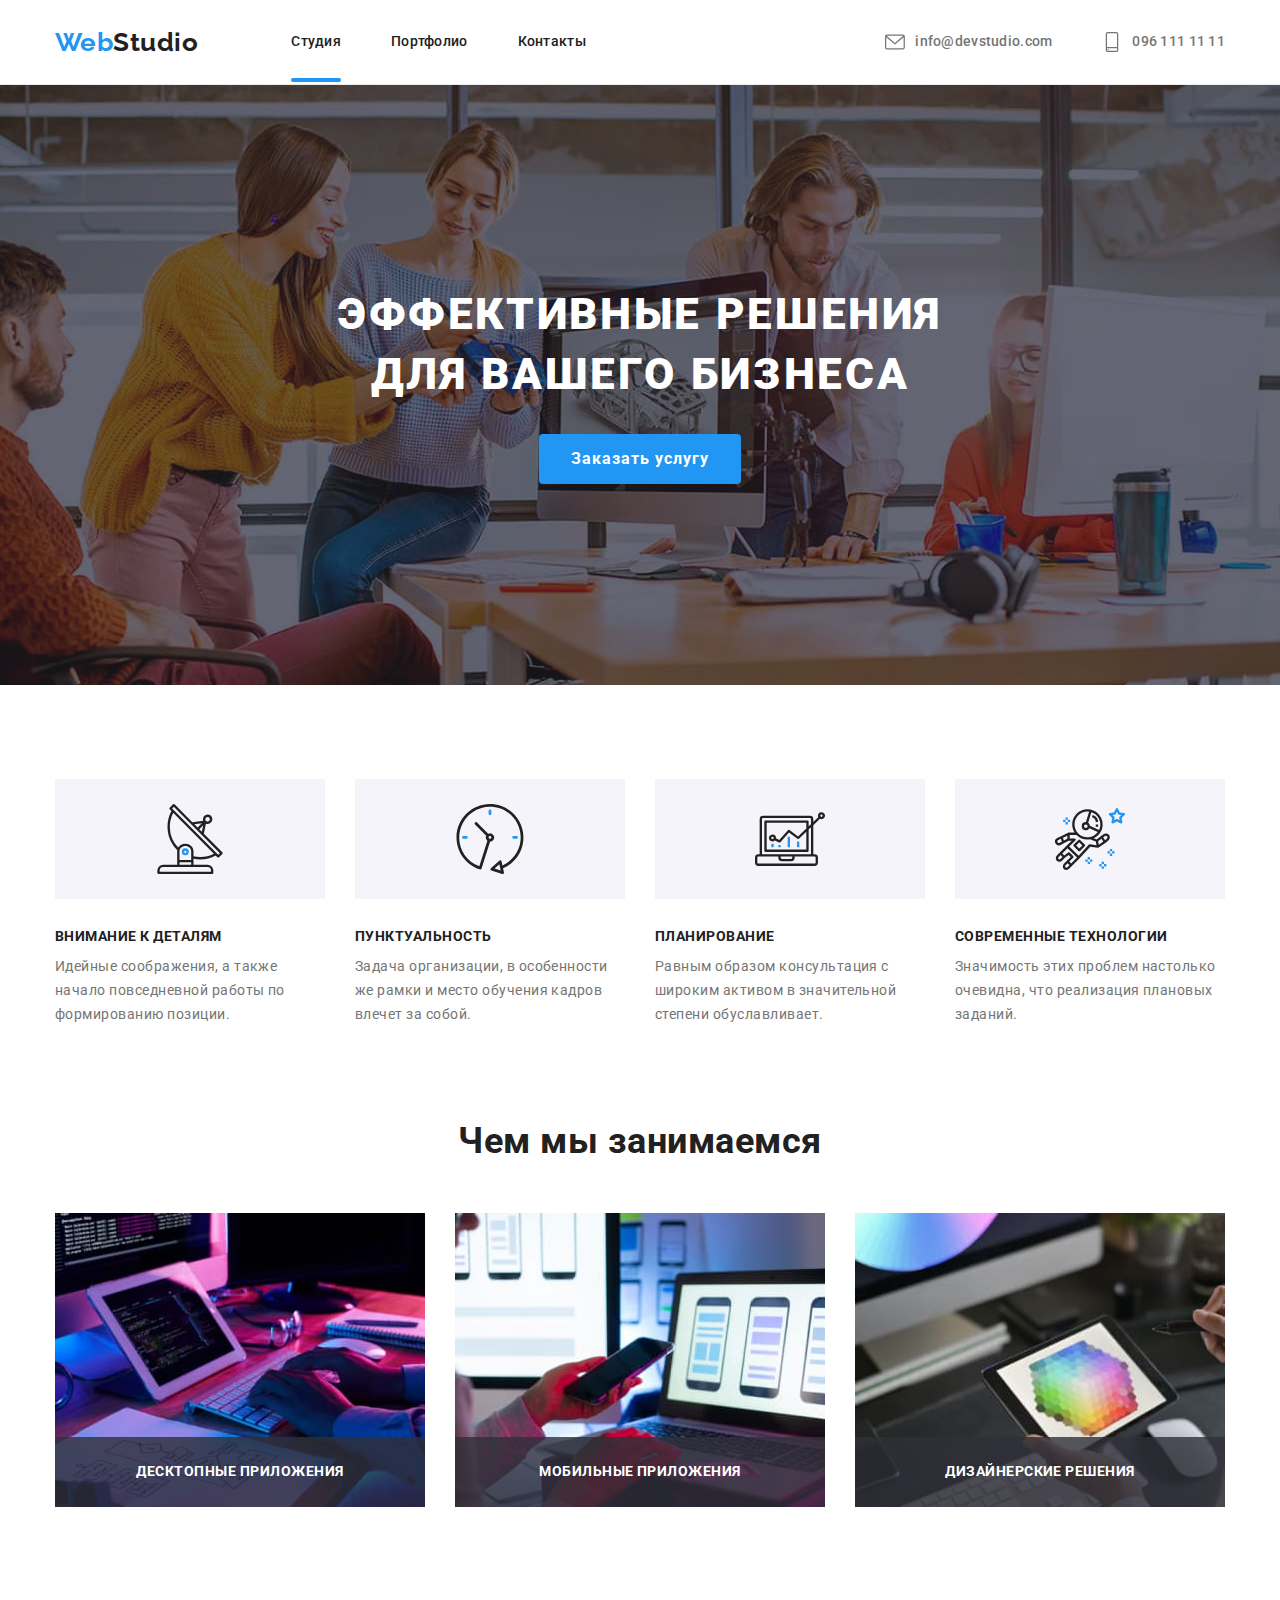
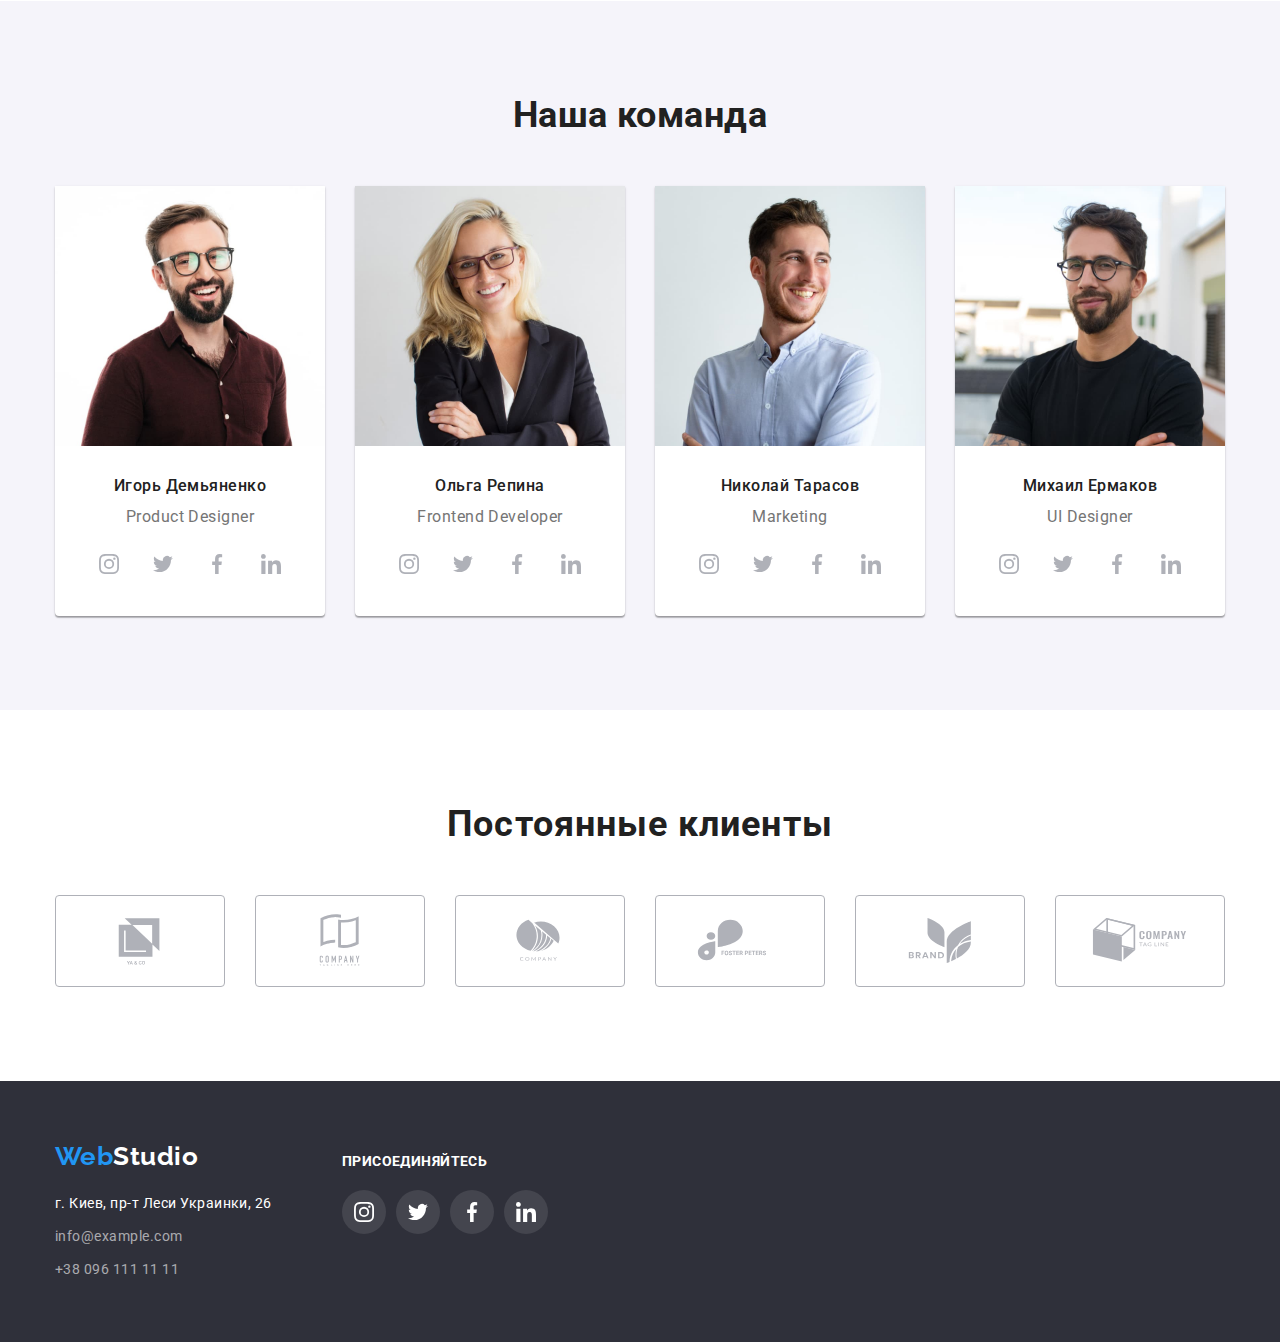
<file: index.html>
<!DOCTYPE html>
<html lang="ru">
    <head>
        <meta charset="UTF-8" />
        <meta name="viewport" content="width=device-width, initial-scale=1.0" />
        <title>Document</title>
        <link rel="preconnect" href="https://fonts.googleapis.com">
        <link rel="preconnect" href="https://fonts.gstatic.com" crossorigin>    
        <link href="https://fonts.googleapis.com/css2?family=Raleway:wght@700&family=Roboto:wght@400;500;700;900&display=swap" 
        rel="stylesheet">
        <link rel="stylesheet" href="https://cdnjs.cloudflare.com/ajax/libs/modern-normalize/1.1.0/modern-normalize.min.css">
        <link rel="stylesheet" href="./css/styles.css">
    </head>
    <body>
<!-- Шапка сайта -->
        <header class="page-header">
            <div class="container header-nav">
                <a href="./index.html" lang="en" class="header-logo">Web<span class="black">Studio</span></a>
                <ul class="site-nav list">
                    <li class="item"><a href="./index.html" class="link current-page">Студия</a></li>
                    <li class="item"><a href="./portfolio.html" class="link">Портфолио</a></li>
                    <li class="item"><a href="./ffff.html" class="link">Контакты</a></li>
                </ul>
                <nav class="contact">
                    <ul class="contact list">
                        <li class="item">
                            <a href="mailto:info@devstudio.com" lang="en" class="link">
                                <div class="envelope">
                                <svg class="icon-envelope">
                                    <use href="images/icons.svg#icon-envelope">        
                                    </use>
                                </svg>
                                info@devstudio.com
                                </div>
                            </a>
                        </li>
                        <li class="item">
                            <a href="tel:+380961111111" class="link">
                                <div class="smartphone">
                                <svg class="icon-smartphone">
                                    <use href="images/icons.svg#icon-smartphone">        
                                    </use>
                                </svg>
                                096 111 11 11 
                                </div>
                            </a>
                        </li>
                    </ul>
                </nav>
            </div>
        </header>
    <main>
        <!-- Герой -->
    <section class="hero">
        <div class="container">
            <h1 class="hero-title">Эффективные решения <br> для вашего бизнеса</h1>
            <button type="button" class="button hero-button" data-modal-open>Заказать услугу</button>
        </div>
    </section>
    <!--преимущества-->
    <section class="section benefits">
        <div class="container">
            <h2 class="visually-hidden">Преимущества</h2>
            <ul class="list benefits-list">
                <li class="item">
                    <div class="benefits-icon">
                        <svg  class="advertising">
                            <use href="images/icons.svg#icon-advertising-antenna">       
                            </use>
                        </svg>
                    </div>    
                    <h3 class="title">Внимание к деталям</h3>
                    <p class="text">Идейные соображения, а также начало повседневной работы
                    по формированию позиции.</p>
                </li>
                <li class="item">
                    <div class="benefits-icon">
                        <svg  class="advertising">
                            <use href="images/icons.svg#icon-advertising-clock">       
                            </use>
                        </svg>
                    </div> 
                    <h3 class="title">Пунктуальность</h3>
                    <p class="text">Задача организации, 
                    в особенности же рамки и место обучения кадров влечет за собой.</p>
                </li>
                <li class="item">
                    <div class="benefits-icon">
                        <svg  class="advertising">
                            <use href="images/icons.svg#icon-advertising-diagram">       
                            </use>
                        </svg>
                    </div> 
                    <h3 class="title">Планирование</h3>
                    <p class="text">Равным образом консультация 
                    с широким активом в значительной степени обуславливает.</p>
                </li>
                <li class="item">
                    <div class="benefits-icon">
                        <svg  class="advertising">
                            <use href="images/icons.svg#icon-advertising-astronaut">       
                            </use>
                        </svg>
                    </div> 
                    <h3 class="title">Современные технологии</h3>
                    <p class="text">Значимость этих проблем 
                    настолько очевидна, что реализация плановых заданий.</p>
                </li>
            </ul>
        </div>
    </section>
    <!--чем мы занимаемся-->
    <section class="section specialization">
        <div class="container">
            <h2 class="specialization-title">Чем мы занимаемся</h2>
            <ul class="list specialization-list">
                <li class="item">
                    <a href="" class="link">
                        <img src="./images/main/hand-keyboard.jpg" 
                        alt="ноутбут в руке" 
                        width="370">
                        <div class="specialization-explanation">
                            <p class="specialization-explanation-text">Десктопные приложения</p>
                        </div>
                    </a>
                </li>
                <li class="item">
                    <a href="" class="link">
                        <img src="./images/main/hand-telephone.jpg" 
                        alt="телефон в руке" 
                        width="370">
                        <div class="specialization-explanation">
                            <p class="specialization-explanation-text">Мобильные приложения</p>
                        </div>
                    </a>
                </li>
                <li class="item">
                    <a href="" class="link">
                        <img src="./images/main/hand-tab.jpg" 
                        alt="планшет в руке" 
                        width="370">
                        <div class="specialization-explanation">
                            <p class="specialization-explanation-text">Дизайнерские решения</p>
                        </div>
                    </a>
                </li>
            </ul>
        </div>
    </section>
    <!--Наша команда-->
    <section class="section team">
        <div class="container">
            <h2 class="team-title">Наша команда</h2>
            <ul class="list team-list">
                <li class="item">
                    <img src="./images/main/igor.jpg" 
                    alt="игорь" 
                    width="270">
                    <div class="team-border">
                        <h3>Игорь Демьяненко</h3>
                        <p lang="en">Product Designer</p>
                    </div>
                    <ul class="list team-social">
                        <li class="item">
                            <a href="" class="link">
                                <svg class="team-icon">
                                    <use href="images/icons.svg#icon-instagram">
                                    </use>
                                </svg>
                            </a>
                        </li>
                        <li class="item">
                            <a href="" class="link">
                                <svg class="team-icon">
                                    <use href="images/icons.svg#icon-twitter">
                                    </use>
                                </svg>
                            </a>
                        </li>
                        <li class="item">
                            <a href="" class="link">
                                <svg class="team-icon">
                                    <use href="images/icons.svg#icon-facebook">
                                    </use>
                                </svg>
                            </a>
                        </li>
                        <li class="item">
                            <a href="" class="link">
                                <svg class="team-icon">
                                    <use href="images/icons.svg#icon-linkedin">
                                    </use>
                                </svg>
                            </a>
                        </li>
                    </ul> 
                </li>
                <li class="item">
                    <img src="./images/main/olga.jpg" 
                    alt="ольга" 
                    width="270">
                    <div class="team-border">
                        <h3>Ольга Репина</h3>
                        <p lang="en">Frontend Developer</p>
                    </div>
                    <ul class="list team-social">
                        <li class="item">
                            <a href="" class="link">
                                <svg class="team-icon">
                                    <use href="images/icons.svg#icon-instagram">
                                    </use>
                                </svg>
                            </a>
                        </li>
                        <li class="item">
                            <a href="" class="link">
                                <svg class="team-icon">
                                    <use href="images/icons.svg#icon-twitter">
                                    </use>
                                </svg>
                            </a>
                        </li>
                        <li class="item">
                            <a href="" class="link">
                                <svg class="team-icon">
                                    <use href="images/icons.svg#icon-facebook">
                                    </use>
                                </svg>
                            </a>
                        </li>
                        <li class="item">
                            <a href="" class="link">
                                <svg class="team-icon">
                                    <use href="images/icons.svg#icon-linkedin">
                                    </use>
                                </svg>
                            </a>
                        </li>
                    </ul> 
                </li>
                <li class="item">
                    <img src="./images/main/koly.jpg" 
                    alt="коля" 
                    width="270">
                    <div class="team-border">
                        <h3>Николай Тарасов</h3>
                        <p lang="en">Marketing</p>
                    </div>
                    <ul class="list team-social">
                        <li class="item">
                            <a href="" class="link">
                                <svg class="team-icon">
                                    <use href="images/icons.svg#icon-instagram">
                                    </use>
                                </svg>
                            </a>
                        </li>
                        <li class="item">
                            <a href="" class="link">
                                <svg class="team-icon">
                                    <use href="images/icons.svg#icon-twitter">
                                    </use>
                                </svg>
                            </a>
                        </li>
                        <li class="item">
                            <a href="" class="link">
                                <svg class="team-icon">
                                    <use href="images/icons.svg#icon-facebook">
                                    </use>
                                </svg>
                            </a>
                        </li>
                        <li class="item">
                            <a href="" class="link">
                                <svg class="team-icon">
                                    <use href="images/icons.svg#icon-linkedin">
                                    </use>
                                </svg>
                            </a>
                        </li>
                    </ul> 
                </li>
                <li class="item">
                    <img src="./images/main/misha.jpg" 
                    alt="миша" 
                    width="270">
                    <div class="team-border">
                        <h3>Михаил Ермаков</h3>
                        <p lang="en">UI Designer</p>
                    </div>
                    <ul class="list team-social">
                        <li class="item">
                            <a href="" class="link">
                                <svg class="team-icon">
                                    <use href="images/icons.svg#icon-instagram">
                                    </use>
                                </svg>
                            </a>
                        </li>
                        <li class="item">
                            <a href="" class="link">
                                <svg class="team-icon">
                                    <use href="images/icons.svg#icon-twitter">
                                    </use>
                                </svg>
                            </a>
                        </li>
                        <li class="item">
                            <a href="" class="link">
                                <svg class="team-icon">
                                    <use href="images/icons.svg#icon-facebook">
                                    </use>
                                </svg>
                            </a>
                        </li>
                        <li class="item">
                            <a href="" class="link">
                                <svg class="team-icon">
                                    <use href="images/icons.svg#icon-linkedin">
                                    </use>
                                </svg>
                            </a>
                        </li>
                    </ul> 
                </li>
            </ul>
        </div>
    </section>
    <!--Постоянные клиенты-->
    <section class="section customers">
        <div class="container">
            <h2 class="customers-title">Постоянные клиенты</h2>
            <ul class="list customers-list">
                <li class="item">
                    <a href="" class="link">
                        <svg class="cliet-icon">
                            <use href="images/icons.svg#icon-client-1">      
                            </use>
                        </svg>
                    </a>
                </li>
                <li class="item">
                    <a href="" class="link">
                        <svg class="cliet-icon">
                            <use href="images/icons.svg#icon-client-2">      
                            </use>
                        </svg>
                    </a>
                </li>
                <li class="item">
                    <a href="" class="link">
                        <svg class="cliet-icon">
                            <use href="images/icons.svg#icon-client-3">      
                            </use>
                        </svg>
                    </a>
                </li>
                <li class="item">
                    <a href="" class="link">
                        <svg class="cliet-icon">
                            <use href="images/icons.svg#icon-client-6">      
                            </use>
                        </svg>
                    </a>
                </li>
                <li class="item">
                    <a href="" class="link">
                        <svg class="cliet-icon">
                            <use href="images/icons.svg#icon-client-4">      
                            </use>
                        </svg>
                    </a>
                </li>
                <li class="item">
                    <a href="" class="link">
                        <svg class="cliet-icon">
                            <use href="images/icons.svg#icon-client-5">      
                            </use>
                        </svg>
                    </a>
                </li>
            </ul>
        </div>
    </section>
    </main>
    <!--модальное окно-->
        <div class="backdrop is-hidden" data-modal>
            <div class="modal">
                <button type="button" class="button-modal" data-modal-close>
                    <svg class="icon-close-black">
                        <use href="images/icons.svg#close-black">
                        </use>
                    </svg>
                </button>
            </div>
        </div>
        <script src="./js/modal.js">
        </script>
    </body>
    <!--Футер-->
    <footer class="footer">
        <div class="container">
            <div class="footer-adress">
                <a href="" lang="en" class="footer-logo">Web<span class="white">Studio</span></a>
                <address class="footer-adress">
                    <ul class="list footer-list">
                        <li class="item"><a href="" class="map"> г. Киев, пр-т Леси Украинки, 26 </a></li>
                        <li class="item"><a href="mailto:info@example.com" lang="en" class="nav">info@example.com</a></li>
                        <li class="item"><a href="tel:+380961111111" class="nav">+38 096 111 11 11</a></li>
                    </ul>
                </address>
            </div>
            <div class="footer-join">
                <h2 class="join-title">присоединяйтесь</h2>
                <ul class="list join-list">
                    <li class="item">
                        <a href="" class="link">
                           <svg class="join-social">
                               <use href="images/icons.svg#icon-instagram">
                               </use>
                           </svg>         
                        </a>
                    </li>
                    <li class="item">
                        <a href="" class="link">
                           <svg class="join-social">
                               <use href="images/icons.svg#icon-twitter">
                               </use>
                           </svg>         
                        </a>
                    </li>
                    <li class="item">
                        <a href="" class="link">
                           <svg class="join-social">
                               <use href="images/icons.svg#icon-facebook">
                               </use>
                           </svg>         
                        </a>
                    </li>
                    <li class="item">
                        <a href="" class="link">
                           <svg class="join-social">
                               <use href="images/icons.svg#icon-linkedin">
                               </use>
                           </svg>         
                        </a>
                    </li>
                </ul>
            </div> 
        </div> 
    </footer>
</html>
</file>
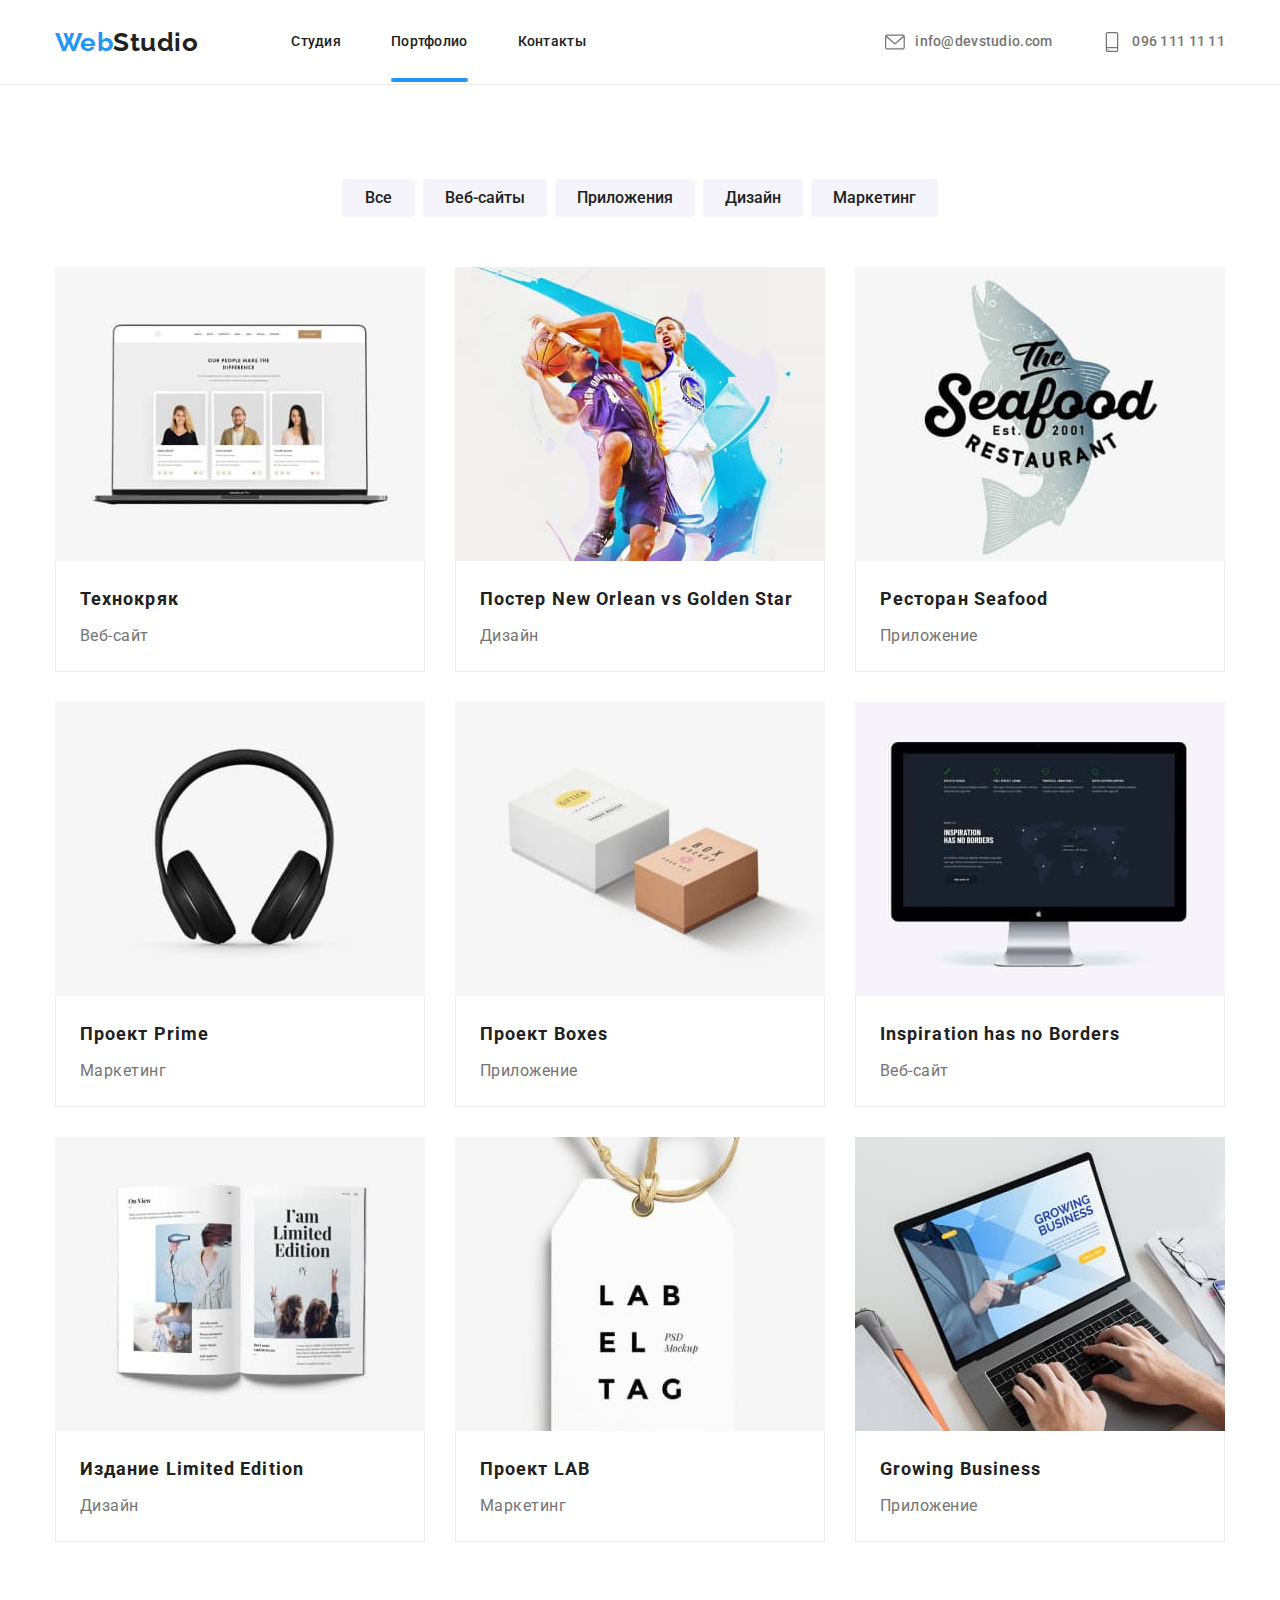
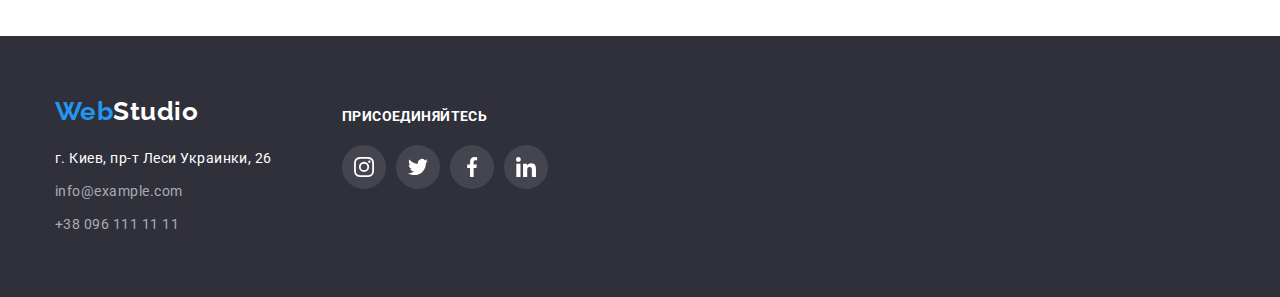
<file: portfolio.html>
<!DOCTYPE html>
<html lang="ru">
    <head>
        <meta charset="UTF-8" />
        <meta name="viewport" content="width=device-width, initial-scale=1.0" />
        <title>Document</title>
        <link rel="preconnect" href="https://fonts.googleapis.com">
        <link rel="preconnect" href="https://fonts.gstatic.com" crossorigin>
        <link href="https://fonts.googleapis.com/css2?family=Raleway:wght@700&family=Roboto:wght@400;500;700;900&display=swap" 
        rel="stylesheet">
        <link rel="stylesheet" href="https://cdnjs.cloudflare.com/ajax/libs/modern-normalize/1.1.0/modern-normalize.min.css">
        <link rel="stylesheet" href="./css/styles.css">
    </head>  
    <body>
<!-- Шапка сайта -->
<header class="page-header">
    <div class="container header-nav">
        <a href="./index.html" lang="en" class="header-logo">Web<span class="black">Studio</span></a>
        <ul class="site-nav list">
            <li class="item"><a href="./index.html" class="link">Студия</a></li>
            <li class="item"><a href="./portfolio.html" class="link current-page">Портфолио</a></li>
            <li class="item"><a href="" class="link">Контакты</a></li>
        </ul>
        <nav class="contact">
            <ul class="contact list">
                <li class="item">
                    <a href="mailto:info@devstudio.com" lang="en" class="link">
                        <div class="envelope">
                        <svg class="icon-envelope">
                            <use href="images/icons.svg#icon-envelope">        
                            </use>
                        </svg>
                        info@devstudio.com
                        </div>
                    </a>
                </li>
                <li class="item">
                    <a href="tel:+380961111111" class="link">
                        <div class="smartphone">
                        <svg class="icon-smartphone">
                            <use href="images/icons.svg#icon-smartphone">        
                            </use>
                        </svg>
                        <span class="text">096 111 11 11</span> 
                        </div>
                    </a>
                </li>
            </ul>
        </nav>
    </div>
</header>
    <main>
        <!--Портфолио-->
        <section class="section portfolio">
            <div class="container">
                <h1 class="visually-hidden">Наше портфолио</h1>
                <ul class="list portfolio-nav">
                    <li class="item"><button type="button" class="button button-portfolio">Все</button></li>
                    <li class="item"><button type="button" class="button button-portfolio">Веб-сайты</button></li>
                    <li class="item"><button type="button" class="button button-portfolio">Приложения</button></li>
                    <li class="item"><button type="button" class="button button-portfolio">Дизайн</button></li>
                    <li class="item"><button type="button" class="button button-portfolio">Маркетинг</button></li>
                </ul>
                <ul class="list content-list">
                    <li class="item">
                        <a href="" class="link">
                            <div class="explanation">
                                <img src="./images/portfolio/img-1.jpg" 
                                alt="ноутбук с веб-страницей" 
                                width="370" 
                                height="294">
                                <p class="explanation-text">Технокряк это современная площадка распространения коронавируса. 
                                Компании используют эту платформу для цифрового шпионажа и атак на защищённые
                                сервера конкурентов.
                                </p>
                            </div>
                            <div class="portfolio-border">
                                <h3>Технокряк</h3>
                                <p class="content-list-text">Веб-сайт</p>
                            </div>
                        </a>
                    </li>
                    <li class="item">
                        <a href="" class="link">
                            <div class="explanation">
                                <img src="./images/portfolio/img-2.jpg" 
                                alt="баскетболисты" 
                                width="370" 
                                height="294">
                                <p class="explanation-text">Технокряк это современная площадка распространения коронавируса. 
                                    Компании используют эту платформу для цифрового шпионажа и атак на защищённые
                                    сервера конкурентов.
                                </p>
                            </div>
                            <div class="portfolio-border">
                                <h3>Постер <span lang="en">New Orlean vs Golden Star</span></h3>
                                <p class="content-list-text">Дизайн</p>
                            </div>
                        </a>
                    </li>
                    <li class="item">
                        <a href="" class="link">
                            <div class="explanation">
                                <img src="./images/portfolio/img-3.jpg" 
                                alt="логотип ресторана" 
                                width="370" 
                                height="294">
                                <p class="explanation-text">Технокряк это современная площадка распространения коронавируса. 
                                    Компании используют эту платформу для цифрового шпионажа и атак на защищённые
                                    сервера конкурентов.
                                </p>
                            </div>
                            <div class="portfolio-border">
                                <h3>Ресторан <span lang="en">Seafood</span></h3>
                                <p class="content-list-text">Приложение</p>
                            </div>
                        </a>
                    </li>
                    <li class="item">
                        <a href="" class="link">
                            <div class="explanation">
                                <img src="./images/portfolio/img-4.jpg" 
                                alt="наушники" 
                                width="370" 
                                height="294">
                                <p class="explanation-text">Технокряк это современная площадка распространения коронавируса. 
                                    Компании используют эту платформу для цифрового шпионажа и атак на защищённые
                                    сервера конкурентов.
                                </p>
                            </div>
                            <div class="portfolio-border">
                                <h3>Проект <span lang="en">Prime</span></h3>
                                <p class="content-list-text">Маркетинг</p>
                            </div>
                        </a>
                    </li>
                    <li class="item">
                        <a href="" class="link">
                            <div class="explanation">
                                <img src="./images/portfolio/img-5.jpg" 
                                alt="две коробки" 
                                width="370" 
                                height="294">
                                <p class="explanation-text">Технокряк это современная площадка распространения коронавируса. 
                                    Компании используют эту платформу для цифрового шпионажа и атак на защищённые
                                    сервера конкурентов.
                                </p>
                            </div>
                            <div class="portfolio-border">
                                <h3>Проект <span lang="en">Boxes</span></h3>
                                <p class="content-list-text">Приложение</p>
                            </div>
                        </a>
                    </li>
                    <li class="item">
                        <a href="" class="link">
                            <div class="explanation">
                                <img src="./images/portfolio/img-6.jpg" 
                                alt="монитор" 
                                width="370" 
                                height="294">
                                <p class="explanation-text">Технокряк это современная площадка распространения коронавируса. 
                                    Компании используют эту платформу для цифрового шпионажа и атак на защищённые
                                    сервера конкурентов.
                                </p>
                            </div>
                            <div class="portfolio-border">
                                <h3><span lang="en">Inspiration has no Borders</span></h3>
                                <p class="content-list-text">Веб-сайт</p>
                            </div>
                        </a>
                    </li>
                    <li class="item">
                        <a href="" class="link">
                            <div class="explanation">
                                <img src="./images/portfolio/img-7.jpg" 
                                alt="развернутая книга" 
                                width="370" 
                                height="294">
                                <p class="explanation-text">Технокряк это современная площадка распространения коронавируса. 
                                    Компании используют эту платформу для цифрового шпионажа и атак на защищённые
                                    сервера конкурентов.
                                </p>
                            </div>
                            <div class="portfolio-border">
                                <h3>Издание <span lang="en">Limited Edition</span></h3>
                                <p class="content-list-text">Дизайн</p>
                            </div>
                        </a>
                    </li>
                    <li class="item">
                        <a href="" class="link">
                            <div class="explanation">
                                <img src="./images/portfolio/img-8.jpg" 
                                alt="лейбл" 
                                width="370" 
                                height="294">
                                <p class="explanation-text">Технокряк это современная площадка распространения коронавируса. 
                                    Компании используют эту платформу для цифрового шпионажа и атак на защищённые
                                    сервера конкурентов.
                                </p>
                            </div>
                            <div class="portfolio-border">
                                <h3>Проект <span lang="en">LAB</span></h3>
                                <p class="content-list-text">Маркетинг</p>
                            </div>
                        </a>
                    </li>
                    <li class="item">
                        <a href="" class="link">
                            <div class="explanation">
                                <img src="./images/portfolio/img-9.jpg" 
                                alt="человек печатает на ноутбуке" 
                                width="370" 
                                height="294">
                                <p class="explanation-text">Технокряк это современная площадка распространения коронавируса. 
                                    Компании используют эту платформу для цифрового шпионажа и атак на защищённые
                                    сервера конкурентов.
                                </p>
                            </div>
                            <div class="portfolio-border">
                                <h3><span lang="en">Growing Business</span></h3>
                                <p class="content-list-text">Приложение</p>
                            </div>
                        </a>
                    </li>
                </ul>
            </div>
        </section>
    </main>
    </body>
    <!--Футер-->
    <footer class="footer">
        <div class="container">
            <div class="footer-adress">
                <a href="" lang="en" class="footer-logo">Web<span class="white">Studio</span></a>
                <address class="footer-adress">
                    <ul class="list footer-list">
                        <li class="item"><a href="" class="map"> г. Киев, пр-т Леси Украинки, 26 </a></li>
                        <li class="item"><a href="mailto:info@example.com" lang="en" class="nav">info@example.com</a></li>
                        <li class="item"><a href="tel:+380961111111" class="nav">+38 096 111 11 11</a></li>
                    </ul>
                </address>
            </div>
            <div class="footer-join">
                <h2 class="join-title">присоединяйтесь</h2>
                <ul class="list join-list">
                    <li class="item">
                        <a href="" class="link">
                           <svg class="join-social">
                               <use href="images/icons.svg#icon-instagram">
                               </use>
                           </svg>         
                        </a>
                    </li>
                    <li class="item">
                        <a href="" class="link">
                           <svg class="join-social">
                               <use href="images/icons.svg#icon-twitter">
                               </use>
                           </svg>         
                        </a>
                    </li>
                    <li class="item">
                        <a href="" class="link">
                           <svg class="join-social">
                               <use href="images/icons.svg#icon-facebook">
                               </use>
                           </svg>         
                        </a>
                    </li>
                    <li class="item">
                        <a href="" class="link">
                           <svg class="join-social">
                               <use href="images/icons.svg#icon-linkedin">
                               </use>
                           </svg>         
                        </a>
                    </li>
                </ul>
            </div> 
        </div> 
    </footer>
</html>
</file>
<file: css/styles.css>
:root {
  --primary-text-color: #212121;
  --secondary-text-color: #757575;
  --logo-color: #2196f3;
  --header-background-color: #ffffff;
  --benefits-background-color: #ffffff;
  --team-background-color: #f5f4fa;
  --footer-background-color: #2f303a;
  --accent-color: #2196f3;
  --footer-nav-color: rgba(255, 255, 255, 0.6);
  --button-color:#ffffff;
  --button-background-color:#2196F3;
  /*страница портфолио*/
  --button-back-portfolio-first:#F5F4FA;
  --button-col-portfolio-first:#212121;
  --button-back-portfolio-second:#2196F3;
  --button-col-portfolio-second:#ffffff;
  /*анимация*/
  --transition-duration: 250ms;
  --transition-timing-function: cubic-bezier(0.4, 0, 0.2, 1);

}


/*сбросить точки в списках*/
.list {
    padding: 0;
    margin: 0;
    list-style: none;
}



body {
    font-family: roboto, raleway sans-serif;
    letter-spacing: 0.03em;
    
    color: var(--primary-text-color);
    background-color: var(--benefits-background-color);
    
}

h2{
    font-weight: 700;
    font-size: 36px;
    line-height: 1.16;
    text-align: center;
}

img{

    display: block;
    height: auto;
    max-width: 100%;
}

svg{
    fill: currentColor;
}

.icon{
    fill: currentColor;
}

.visually-hidden {
    position: absolute;
    white-space: nowrap;
    width: 1px;
    height: 1px;
    overflow: hidden;
    border: 0;
    padding: 0;
    clip: rect(0 0 0 0);
    clip-path: inset(50%);
    margin: -1px;
  }

  .container {
    width: 1200px;
    padding-left: 15px;
    padding-right: 15px;
    margin-left: auto;
    margin-right: auto;
  }


  /*ХЕДЕР*/


.page-header{
    border-bottom: 1px solid #ECECEC;
    background-color: var(--header-background-color);
}

.header-nav{
    display: flex;
    align-items: center;
}

.header-logo {

    margin-right: 93px;

    font-family: Raleway;
    font-weight: 700;
    font-size: 26px;
    line-height: 1.19;

    color: var(--logo-color);
    text-decoration: none;
}

.black{
    color: #212121;
}

.white{
    color: #ffffff;
}

.site-nav{
    display: flex;
}

.site-nav .item{
    position: relative;

    display: flex;
}

.site-nav .item:not(:last-child){
    margin-right: 50px;
}

.site-nav .link{

    display: block;
    padding-top: 32px;
    padding-bottom: 32px;

    font-weight: 500;
    font-size: 14px;
    line-height: 1.14;
    letter-spacing: 0.02em;

    color: var(--primary-text-color);
    text-decoration: none;

    transition-property: color;
    transition-duration: var(--transition-duration); 
    transition-timing-function: var(--transition-timing-function);
}

.site-nav .link:hover,
.site-nav .link:focus{

    color: var( --accent-color);
    text-decoration: none;

}

.current-page::after{
    position: absolute;

    content: '';
    display: block;
    height: 4px;
    width: 100%;
    bottom: 0;

    background-color: var(--accent-color);
    border-radius: 2px;
}

.contact{
    display: flex;
    margin-left: auto;
}

.contact .item:not(:last-child){
    margin-right: 50px;
}

.contact .link{

    display: block;
    padding-top: 32px;
    padding-bottom: 32px;

    font-weight: 500;
    font-size: 14px;
    line-height: 1.14;
    letter-spacing: 0.02em;

    color: var(--secondary-text-color);
    text-decoration: none;

    transition-property: color;
    transition-duration: var(--transition-duration); 
    transition-timing-function: var(--transition-timing-function);
}

.contact .link:hover,
.contact .link:focus{

    color: var(--accent-color);
    text-decoration: none;
}

.contact .link .icon-envelope{
    transition-property: fill;
    transition-duration: var(--transition-duration); 
    transition-timing-function: var(--transition-timing-function);
}

.contact .link:hover .icon-envelope,
.contact .link:focus .icon-envelope{

    fill: var(--accent-color);
}



.envelope{
    display: flex;
    align-items: center;
}

.icon-envelope{
    height: 20px;
    width: 20px;
    margin-right: 10px;
    object-position: initial;
}

.smartphone{
    display: flex;
    align-items: center;
}

.icon-smartphone{
    height: 20px;
    width: 20px;
    margin-right: 10px;
    object-position: initial;
}


.contact .link:hover .icon-smartphone,
.contact .link:focus .icon-smartphone{
    fill: var(--accent-color);
}






/*Герой*/

.hero{
    height: 600px;
    max-width: 1600px;
    margin-left: auto;
    margin-right: auto;
    padding-top: 200px;
    padding-bottom: 200px;

    text-align: center;
    
    background-color: #2F303A;
    background-image: linear-gradient(to right,
    rgba(47, 48, 58, 0.4),
    rgba(47, 48, 58, 0.4)
    ),
    url(../images/main/hero.jpg);
    background-size: auto;
    background-position: center;
    background-repeat: no-repeat;
}

.hero-title{
    margin-top: 0;
    margin-bottom: 30;

    font-weight: 900;
    font-size: 44px;
    line-height: 1.36;

    letter-spacing: 0.06em;
    text-transform: uppercase;

    color:#FFFFFF;
}

.button{
    display: inline-block;
    min-width: 73px;
    border: 0px solid transparent;

    font-family: roboto, sans-serif;
    cursor: pointer;
    border-radius: 4px;

    text-align: center;
}

.hero-button{
    padding: 10px 32px;

    font-weight: 700;
    font-size: 16px;
    line-height: 1.88;
    letter-spacing: 0.06em;

    color: var(--button-color);
    background-color: var(--button-background-color);
}


/*чем мы занимаемся 1*/


.section{
    padding-top: 94px;
    padding-bottom: 94px;
}

.benefits{
}

.benefits-list{
    display: flex;
    flex-wrap: wrap;
}

.benefits-list .item{
    width: 270px;
    margin-right: 30px;
}

.benefits-list .item:last-child{
    margin-right: 0;
}

.benefits-icon{
    display: flex;
    justify-content: center;
    align-items: center;

    height: 120px;
    width: 270px;
    background-color: #F5F4FA;
}

.advertising{
    height: 70px;
    width: 70px;

    background-position: center;
}

.benefits-list .title{
    margin-top: 30px;
    margin-bottom: 10px;

    font-weight: 700;
    font-size: 14px;
    line-height: 1.14;
    text-transform: uppercase;
}

.benefits-list .text{
    margin-top: 0;
    margin-bottom: 0;

    font-size: 14px;
    line-height: 1.71;
    color: var(--secondary-text-color);
}


/*чем мы занимаемся 2*/


.specialization{
    padding-top: 0;
}


.specialization-title{
    margin-top: 0;
    margin-bottom: 50px;
}

.specialization-list{
    display: flex;
    position: relative;
}

.specialization-list .item{
    margin-right: 30px;
}

.specialization-list .item:last-child{
    margin-right: 0;
}

.specialization-explanation{
    position: absolute;

    display: flex;
    justify-content: center;
    align-items: center;

    height: 70px;
    width: 370px;
    bottom: 0;

    background-color: rgba(47, 48, 58, 0.8);
}

.specialization-explanation-text{
    margin:0;

    font-weight: 700;
    font-size: 14px;
    line-height: 1.14;
    text-align: center;
    text-transform: uppercase;

    color: #FFFFFF;
}


/*наша команда*/


.team{

    background-color: var(--team-background-color);
}

.team-title{
    margin-top: 0;
    margin-bottom: 50px;
}

.team-list{
    display: flex;

    text-align: center; 
}

.team-list .item{
    width: calc((100%-90px)/4);
    margin-right: 30px;
    
    box-shadow: 0px 1px 3px rgba(0, 0, 0, 0.12), 0px 1px 1px rgba(0, 0, 0, 0.14), 0px 2px 1px rgba(0, 0, 0, 0.2);
    border-radius: 0px 0px 4px 4px;

    background-color: #FFFFFF;
}

.team-list .item:last-child{
    margin-right: 0;
}

.team-border{
    padding-top: 30px;
    padding-bottom: 16px;
}

.team-list .item h3{
    margin-top: 0;
    margin-bottom: 10px;

    font-weight: 500;
    font-size: 16px;
    line-height: 1.27;

    text-align: center;
}

.team-list .item p{
    margin-top: 0;
    margin-bottom: 0;

    font-size: 16px;
    line-height: 1.19;

    text-align: center;

    color: var(--secondary-text-color);
}


.team-social{
    display: inline-flex;
    margin-bottom: 30px;
    margin-left: auto;
    margin-right: auto;
    
}

.team-social .item{
    
    border-radius: 50%;

    box-shadow: none;
}

.team-social .item:not(:last-child){
    margin-right: 10px;
}

.team-social .link{
    display: flex;
    justify-content: center;
    align-items: center;

    height: 44px;
    width: 44px;

    border-radius: 50%;

    cursor: pointer;

    transition-property: background-color;
    transition-duration: var(--transition-duration); 
    transition-timing-function: var(--transition-timing-function);
}

.team-social .link:hover,
.team-social .link:focus{
    background-color: var(--accent-color);
}

.team-social .link .team-icon{
    transition-property: fill;
    transition-duration: var(--transition-duration); 
    transition-timing-function: var(--transition-timing-function);
}

.team-social .link:hover .team-icon,
.team-social .link:focus .team-icon{
    fill: #ffffff;
}

.team-icon{
    height: 20px;
    width: 20px;
    fill: #AFB1B8;
}


/*Постоянные клиенты*/


.customers-title{
    margin-top: 0;
    margin-bottom: 50px;

    letter-spacing: 0.03em;
}

.customers-list{
    display: flex;
}

.customers-list .item{
    margin-right: 30px;
    border-radius: 4px;
}

.customers-list .item:last-child{
    margin-right: 0;
}

.customers-list .link{

    display: flex;
    justify-content: center;
    align-items: center;
    
    height: 92px;
    width: 170px;

    border: 1px solid #AFB1B8;
    box-sizing: border-box;
    border-radius: 4px;

    transition-property: border-color;
    transition-duration: var(--transition-duration); 
    transition-timing-function: var(--transition-timing-function);
}

.customers-list .link:hover,
.customers-list .link:focus{

    border-color: var(--accent-color);
}

.customers-list .link:hover .cliet-icon,
.customers-list .link:focus .cliet-icon{
    
    fill:var(--accent-color)
}

.cliet-icon{

    height: 60px;
    width: 106px;

    fill: #AFB1B8;

    transition-property: fill;
    transition-duration: var(--transition-duration); 
    transition-timing-function: var(--transition-timing-function);
}


/*ФУТЕР*/


.footer{
    padding-top: 60px;
    padding-bottom: 60px;

    background-color: var(--footer-background-color);
}

.footer .container{
    display: flex;
}

.footer-logo {
    display: block;
    margin-top: 0;
    margin-bottom: 20px;

    font-family: Raleway;
    font-weight: 700;
    font-size: 26px;
    line-height: 1.19;

    color: var(--logo-color);
    text-decoration: none;
}

.footer-adress{
    display: inline-block;
    font-size: 14px;
    line-height: 1.71;
    font-style: normal;
}

.footer-list .item:not(:last-child){
    margin-bottom: 9px;
}

.footer-adress .map{
    margin-top: 0;

    color: #FFFFFF;
    text-decoration: none;
    
    transition-property: color;
    transition-duration: var(--transition-duration); 
    transition-timing-function: var(--transition-timing-function);
}

.footer-adress .nav{
    color:var(--footer-nav-color);
    text-decoration: none;

    transition-property: color;
    transition-duration: var(--transition-duration); 
    transition-timing-function: var(--transition-timing-function);
}

.footer-list .map:hover,
.footer-list .map:focus{
    color: var(--accent-color);
    text-decoration: none;
}

.footer-list .nav:focus,
.footer-list .nav:hover{
    color: var(--accent-color);
    text-decoration: none;
}

.footer-join{
    display: inline-block;

    margin-left: 70px;
    padding-top: 12px;

}

.join-title{
    margin-top: 0;
    margin-bottom: 20px;

    font-size: 14px;
    line-height: 1,14;
    letter-spacing: 0.03em;
    text-transform: uppercase;
    text-align: left;

    color: #FFFFFF;
}

.join-list{
    display: flex;
    margin-top: 0;
    margin-bottom: 0;
    
}

.join-list .item{
    height: 44px;
    width: 44px;
    border-radius: 50%;

    background-color: rgba(255, 255, 255, 0.1);
}


.join-list .item:not(:last-child){
    margin-right: 10px;
}

.join-list .link{
    display: flex;
    justify-content: center;
    align-items: center;

    height: 44px;
    width: 44px;
    border-radius: 50%;

    cursor: pointer;

    transition-property: background-color;
    transition-duration: var(--transition-duration); 
    transition-timing-function: var(--transition-timing-function);
}

.join-list .link:focus,
.join-list .link:hover{
    background-color: var(--accent-color);
}

.join-social{
    height: 20px;
    width: 20px;
    fill: #ffffff;
}


/*модальное окно*/


.backdrop{
    position: fixed;
    opacity: 1;

    top: 0;
    left: 0;

    height: 100%;
    width: 100%;

    background-color: rgba(0, 0, 0, 0.2);

    transition: opacity 
    var(--transition-duration)
    var(--transition-timing-function);
}

.backdrop.is-hidden{
    opacity: 0;
    pointer-events: none;
}

.backdrop.is-hidden .modal{
    opacity: 0;
    transform: translate(-50%, -50%) scale(2, 0.5);
}

.modal{
    position: absolute;
    opacity: 1;

    top: 50%;
    left: 50%;

    min-height: 581px;
    min-width: 528px;

    border-radius: 4px;

    box-shadow: 0px 1px 3px rgba(0, 0, 0, 0.12), 
    0px 1px 1px rgba(0, 0, 0, 0.14), 
    0px 2px 1px rgba(0, 0, 0, 0.2);
    
    background-color: #FFFFFF;

    transform: translate(-50%, -50%) scale(1);

    transition: opacity 
    var(--transition-duration)
    var(--transition-timing-function),
    transform
    var(--transition-duration)
    var(--transition-timing-function);
}

.button-modal{
    position: absolute;

    top: 8px;
    right: 8px;

    display: flex;
    justify-content: center;
    align-items: center;

    min-width: 30px;
    height: 30px;
    
    border: 1px solid rgba(0, 0, 0, 0.1);
    border-radius: 50%;

    background: #FFFFFF;
}

.icon-close-black{
    margin: 0;

    height: 18px;
    width: 18px;
    fill: #000000;
}



/*СТРАНИЦА-ПОРТФОЛИО*/





.portfolio{

}

.portfolio-nav{
    display: flex;
    justify-content: center;
    margin-bottom: 50px;
}

.portfolio-nav .item.item:not(:last-child){
    padding-right: 8px;
}

.button-portfolio{
    padding: 6px 22px;
    border-radius: 4px;

    font-weight: 500;
    font-size: 16px;
    line-height: 1.63;

    color: var(--button-col-portfolio-first);
    background-color: var(--button-back-portfolio-first);

    transition-property: color, background-color, box-shadow;
    transition-duration: var(--transition-duration), var(--transition-duration), var(--transition-duration); 
    transition-timing-function: var(--transition-timing-function),
    var(--transition-timing-function),
    var(--transition-timing-function);
}

.button-portfolio:hover,
.button-portfolio:focus{
    color: var(--button-col-portfolio-second);
    background-color: var(--button-back-portfolio-second);

    box-shadow: 0px 3px 1px rgba(0, 0, 0, 0.1), 
    0px 1px 2px rgba(0, 0, 0, 0.08), 
    0px 2px 2px rgba(0, 0, 0, 0.12);

    border-radius: 4px;
}

.content-list{
    display: flex;
    flex-wrap: wrap;
}

.content-list .item{
    width: 370px;
    margin-right: 30px;
    margin-bottom: 30px;

    transition-property: box-shadow;
    transition-duration: var(--transition-duration); 
    transition-timing-function: var(--transition-timing-function);
}

.content-list .item:hover{
    box-shadow: 0px 1px 1px rgba(0, 0, 0, 0.12), 
    0px 4px 4px rgba(0, 0, 0, 0.06), 
    1px 4px 6px rgba(0, 0, 0, 0.16);
}

.content-list .item:nth-child(3n){
    margin-right: 0;
}

.content-list .item:nth-last-child(-n+3){
    margin-bottom: 0;
}

.content-list .link{
    text-decoration: none;
    color: var(--primary-text-color);
}

.explanation{
    position: relative;
    overflow: hidden;
}

.explanation-text{
    position: absolute;
    
    padding: 63px 24px;
    margin: 0;

    width: 100%;
    height: 100%;
    top: 0;
    left: 0;
    
    font-size: 18px;
    line-height: 1.6;

    color: #FFFFFF;
    background: rgba(33, 150, 243, 0.9);

    transition-property: transform;
    transition-duration: var(--transition-duration); 
    transition-timing-function: var(--transition-timing-function);

    transform: translateY(100%);
}

.content-list .item:hover .explanation-text{
    transform: translateY(0);
}

.portfolio-border{
    box-sizing: border-box;

    width: 370px;
    
    padding-top: 20px;
    padding-right: 24px;
    padding-bottom: 20px;
    padding-left: 24px;
    border: 1px solid #EEEEEE;
    border-top: 0;

    background: #FFFFFF;
}

.content-list .item h3{
    margin-top: 0px;
    margin-bottom: 4px;

    font-weight: 700;
    font-size: 18px;
    line-height: 2;

    letter-spacing: 0.06em;
}

.content-list-text{
    margin-top: 0;
    margin-bottom: 0;

    font-size: 16px;
    line-height: 1.88;

    color: var(--secondary-text-color);
}
</file>
